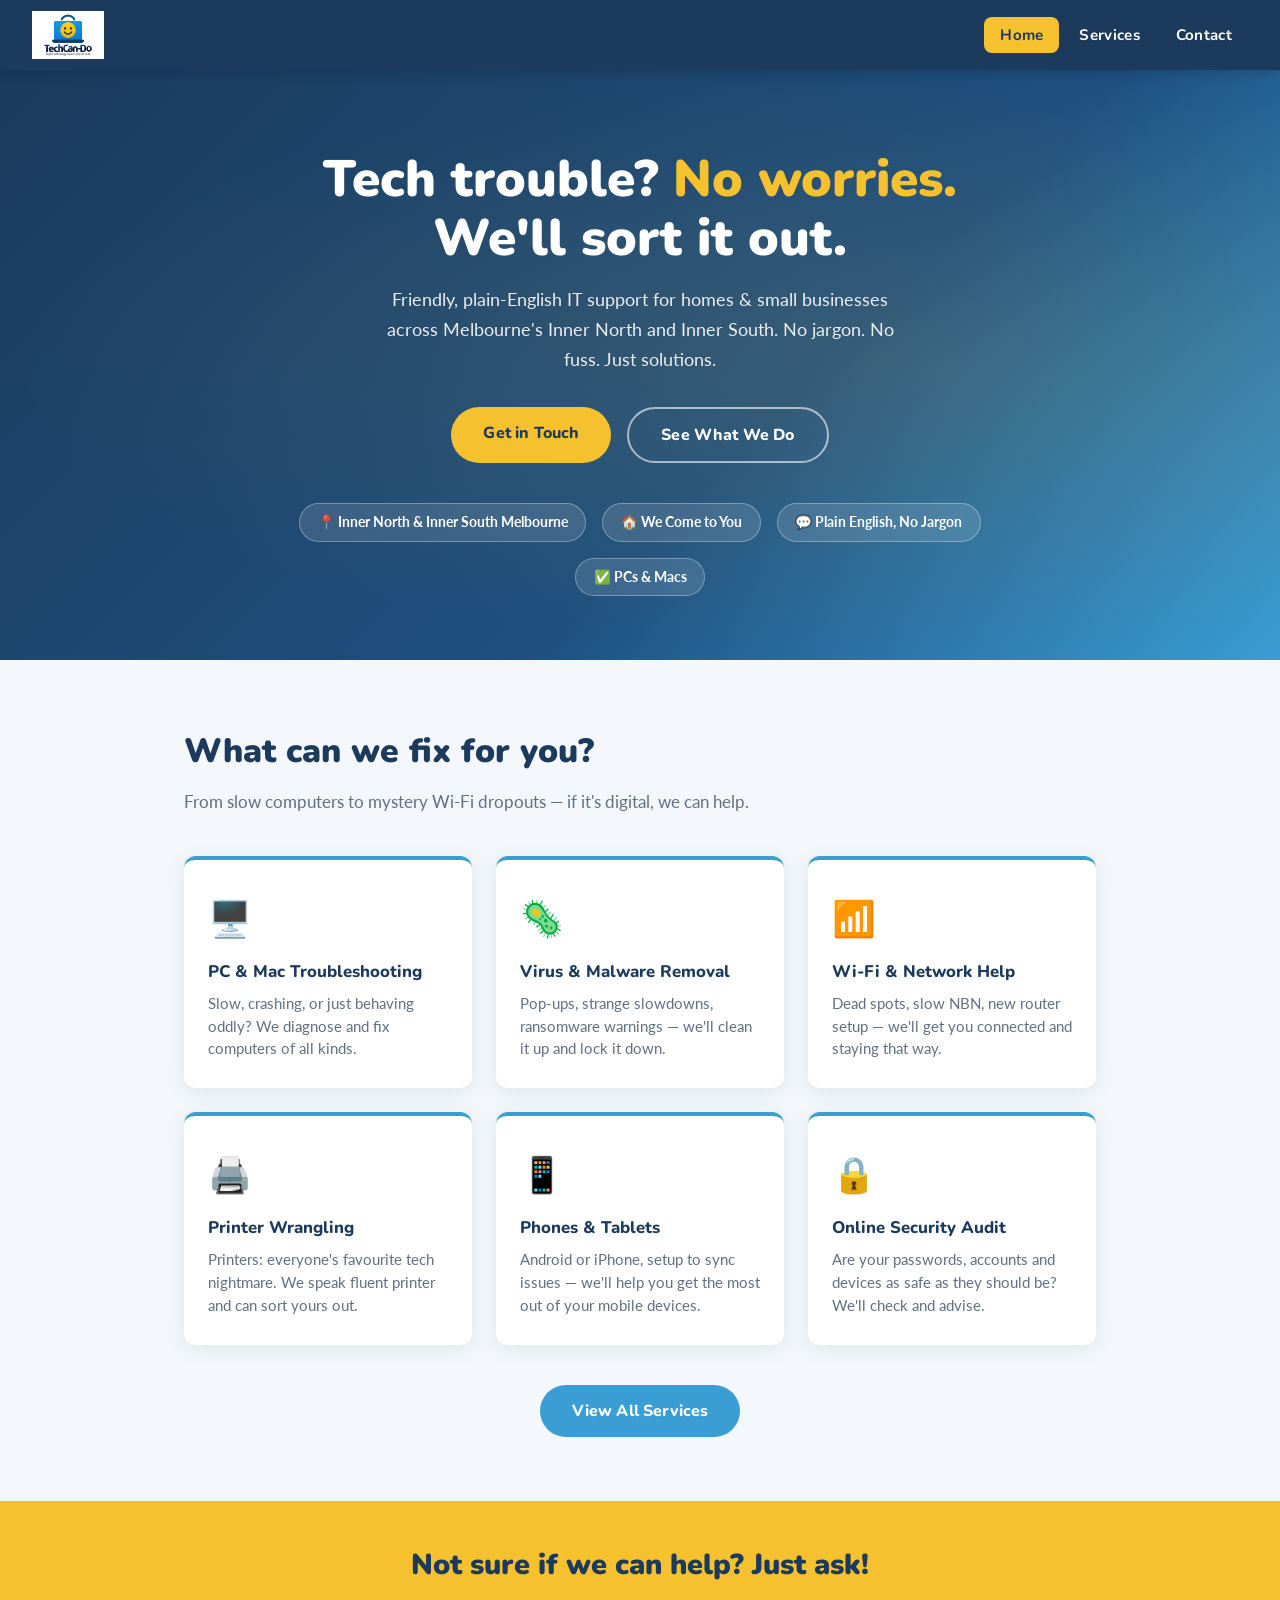
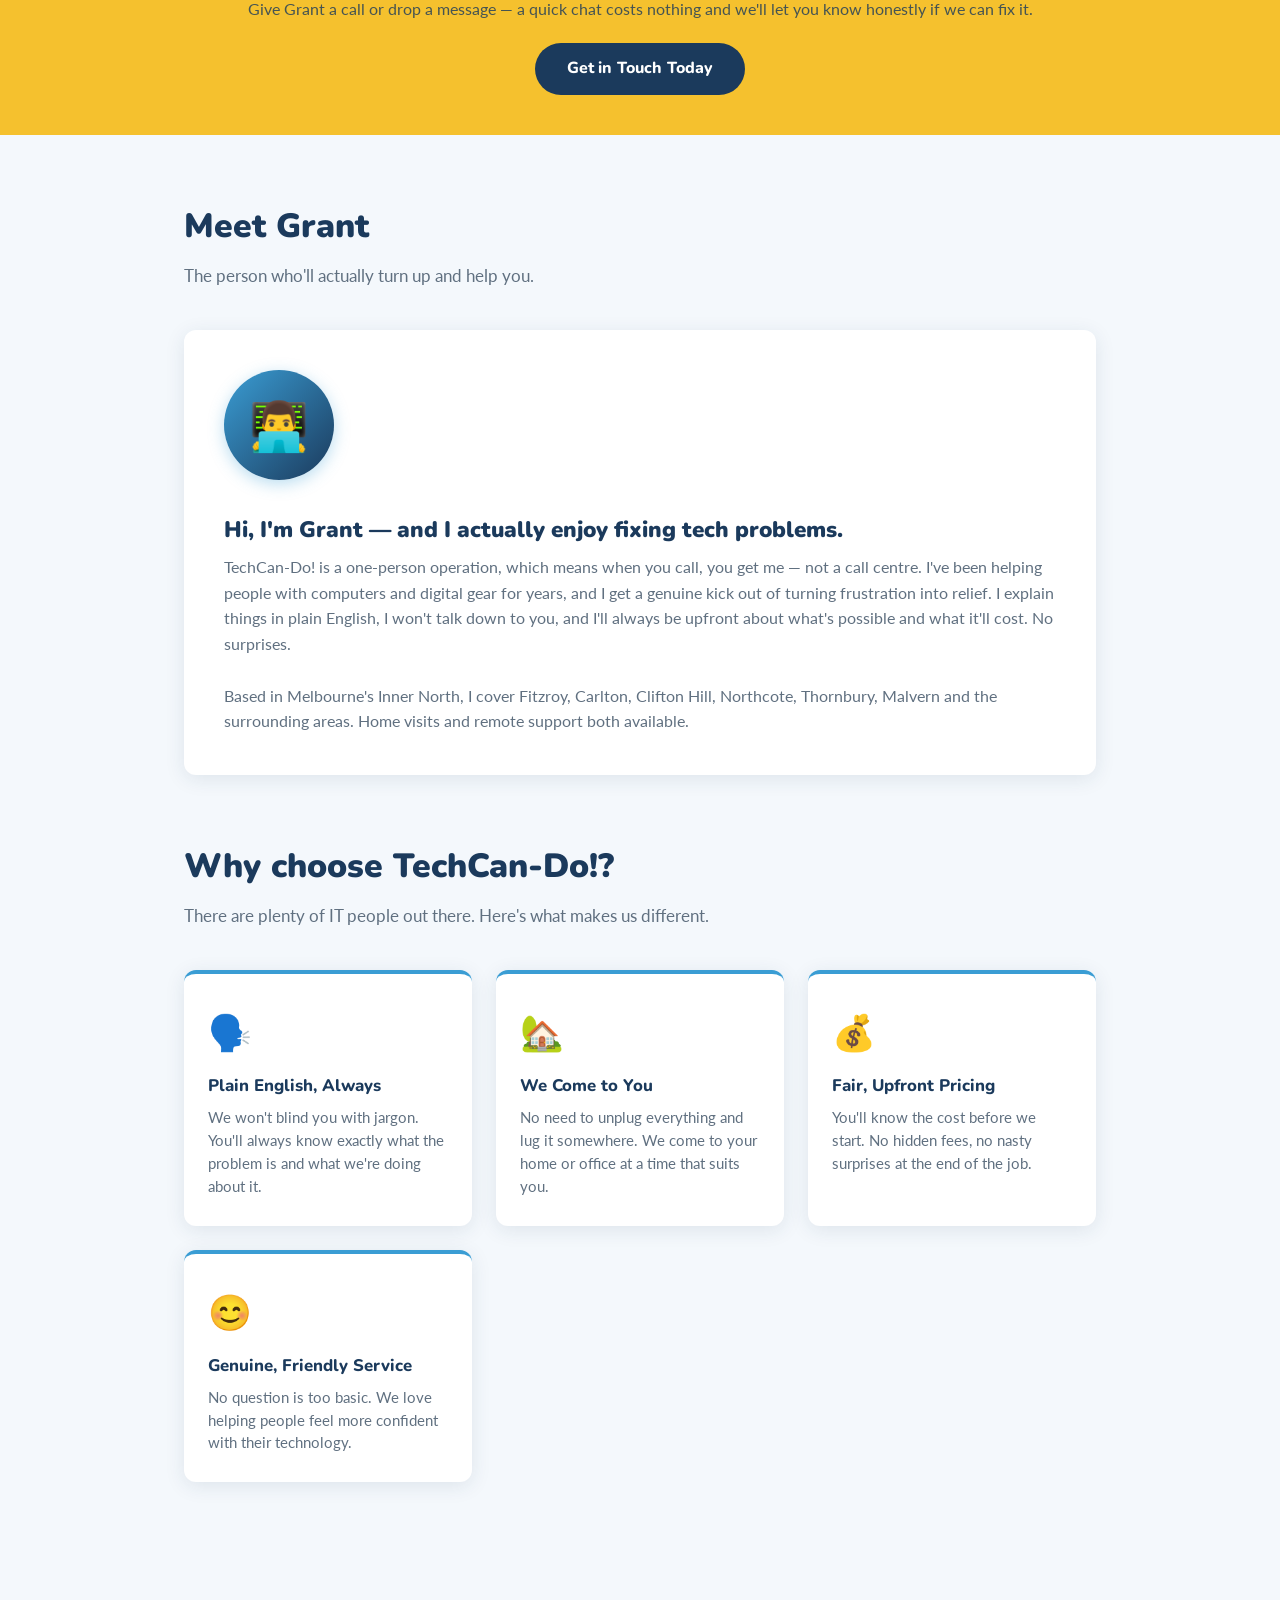
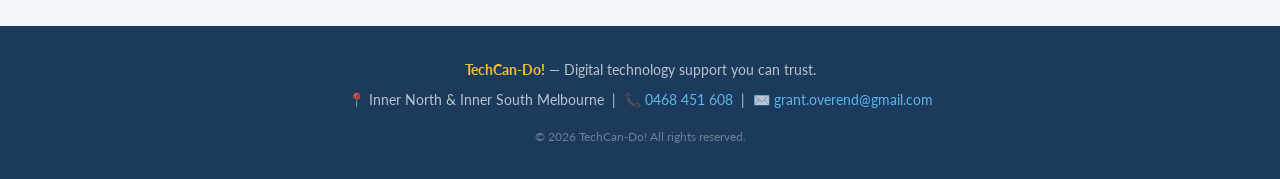
<file: index.html>
<!DOCTYPE html>
<html lang="en">
<head>
  <meta charset="UTF-8" />
  <meta name="viewport" content="width=device-width, initial-scale=1.0" />
  <title>TechCan-Do! — Digital Technology Support You Can Trust</title>
  <meta name="description" content="Friendly, affordable IT support for homes and small businesses in Fitzroy, Carlton, Clifton Hill, Northcote, Thornbury, Malvern and surrounds. PC & Mac help, virus removal, Wi-Fi, printers and more." />
  <link rel="stylesheet" href="style.css" />
</head>
<body>

  <!-- NAV -->
  <nav>
    <a href="index.html" class="nav-logo">
      <img src="logo.png" alt="TechCan-Do! logo" />
    </a>
    <button class="nav-toggle" aria-label="Toggle menu" onclick="document.querySelector('.nav-links').classList.toggle('open')">
      <span></span><span></span><span></span>
    </button>
    <ul class="nav-links">
      <li><a href="index.html" class="active">Home</a></li>
      <li><a href="services.html">Services</a></li>
      <li><a href="contact.html">Contact</a></li>
    </ul>
  </nav>

  <!-- HERO -->
  <section class="hero">
    <div class="hero-inner">
      <h1>Tech trouble? <em>No worries.</em><br>We'll sort it out.</h1>
      <p>Friendly, plain-English IT support for homes &amp; small businesses across Melbourne's Inner North and Inner South. No jargon. No fuss. Just solutions.</p>
      <div class="btn-row">
        <a href="contact.html" class="btn btn-gold">Get in Touch</a>
        <a href="services.html" class="btn btn-outline">See What We Do</a>
      </div>
      <div class="badges">
        <span class="badge">📍 Inner North &amp; Inner South Melbourne</span>
        <span class="badge">🏠 We Come to You</span>
        <span class="badge">💬 Plain English, No Jargon</span>
        <span class="badge">✅ PCs &amp; Macs</span>
      </div>
    </div>
  </section>

  <!-- WHAT WE DO (preview) -->
  <div class="section">
    <h2 class="section-title">What can we fix for you?</h2>
    <p class="section-sub">From slow computers to mystery Wi-Fi dropouts — if it's digital, we can help.</p>

    <div class="card-grid">
      <div class="card">
        <span class="card-icon">🖥️</span>
        <h3>PC &amp; Mac Troubleshooting</h3>
        <p>Slow, crashing, or just behaving oddly? We diagnose and fix computers of all kinds.</p>
      </div>
      <div class="card">
        <span class="card-icon">🦠</span>
        <h3>Virus &amp; Malware Removal</h3>
        <p>Pop-ups, strange slowdowns, ransomware warnings — we'll clean it up and lock it down.</p>
      </div>
      <div class="card">
        <span class="card-icon">📶</span>
        <h3>Wi-Fi &amp; Network Help</h3>
        <p>Dead spots, slow NBN, new router setup — we'll get you connected and staying that way.</p>
      </div>
      <div class="card">
        <span class="card-icon">🖨️</span>
        <h3>Printer Wrangling</h3>
        <p>Printers: everyone's favourite tech nightmare. We speak fluent printer and can sort yours out.</p>
      </div>
      <div class="card">
        <span class="card-icon">📱</span>
        <h3>Phones &amp; Tablets</h3>
        <p>Android or iPhone, setup to sync issues — we'll help you get the most out of your mobile devices.</p>
      </div>
      <div class="card">
        <span class="card-icon">🔒</span>
        <h3>Online Security Audit</h3>
        <p>Are your passwords, accounts and devices as safe as they should be? We'll check and advise.</p>
      </div>
    </div>

    <div style="text-align:center; margin-top:2.5rem;">
      <a href="services.html" class="btn btn-sky">View All Services</a>
    </div>
  </div>

  <!-- YELLOW STRIP CTA -->
  <div class="strip">
    <h2>Not sure if we can help? Just ask!</h2>
    <p>Give Grant a call or drop a message — a quick chat costs nothing and we'll let you know honestly if we can fix it.</p>
    <a href="contact.html" class="btn btn-gold" style="background:var(--navy); color:var(--white);">Get in Touch Today</a>
  </div>

  <!-- MEET GRANT -->
  <div class="section">
    <h2 class="section-title">Meet Grant</h2>
    <p class="section-sub">The person who'll actually turn up and help you.</p>

    <div class="meet-grant">
      <div class="meet-grant-avatar">👨‍💻</div>
      <div class="meet-grant-text">
        <h3>Hi, I'm Grant — and I actually enjoy fixing tech problems.</h3>
        <p>
          TechCan-Do! is a one-person operation, which means when you call, you get me — not a call centre.
          I've been helping people with computers and digital gear for years, and I get a genuine kick out of
          turning frustration into relief. I explain things in plain English, I won't talk down to you, and
          I'll always be upfront about what's possible and what it'll cost. No surprises.
        </p>
        <br>
        <p>
          Based in Melbourne's Inner North, I cover Fitzroy, Carlton, Clifton Hill, Northcote, Thornbury,
          Malvern and the surrounding areas. Home visits and remote support both available.
        </p>
      </div>
    </div>
  </div>

  <!-- WHY US -->
  <div class="section" style="padding-top:0;">
    <h2 class="section-title">Why choose TechCan-Do!?</h2>
    <p class="section-sub">There are plenty of IT people out there. Here's what makes us different.</p>
    <div class="card-grid">
      <div class="card">
        <span class="card-icon">🗣️</span>
        <h3>Plain English, Always</h3>
        <p>We won't blind you with jargon. You'll always know exactly what the problem is and what we're doing about it.</p>
      </div>
      <div class="card">
        <span class="card-icon">🏡</span>
        <h3>We Come to You</h3>
        <p>No need to unplug everything and lug it somewhere. We come to your home or office at a time that suits you.</p>
      </div>
      <div class="card">
        <span class="card-icon">💰</span>
        <h3>Fair, Upfront Pricing</h3>
        <p>You'll know the cost before we start. No hidden fees, no nasty surprises at the end of the job.</p>
      </div>
      <div class="card">
        <span class="card-icon">😊</span>
        <h3>Genuine, Friendly Service</h3>
        <p>No question is too basic. We love helping people feel more confident with their technology.</p>
      </div>
    </div>
  </div>

  <!-- FOOTER -->
  <footer>
    <p><strong>TechCan-Do!</strong> &mdash; Digital technology support you can trust.</p>
    <p style="margin-top:0.4rem;">📍 Inner North &amp; Inner South Melbourne &nbsp;|&nbsp; 📞 <a href="tel:0468451608">0468 451 608</a> &nbsp;|&nbsp; ✉️ <a href="mailto:grant.overend@gmail.com">grant.overend@gmail.com</a></p>
    <p style="margin-top:1rem; font-size:0.78rem; opacity:0.5;">&copy; 2026 TechCan-Do! All rights reserved.</p>
  </footer>

</body>
</html>
</file>
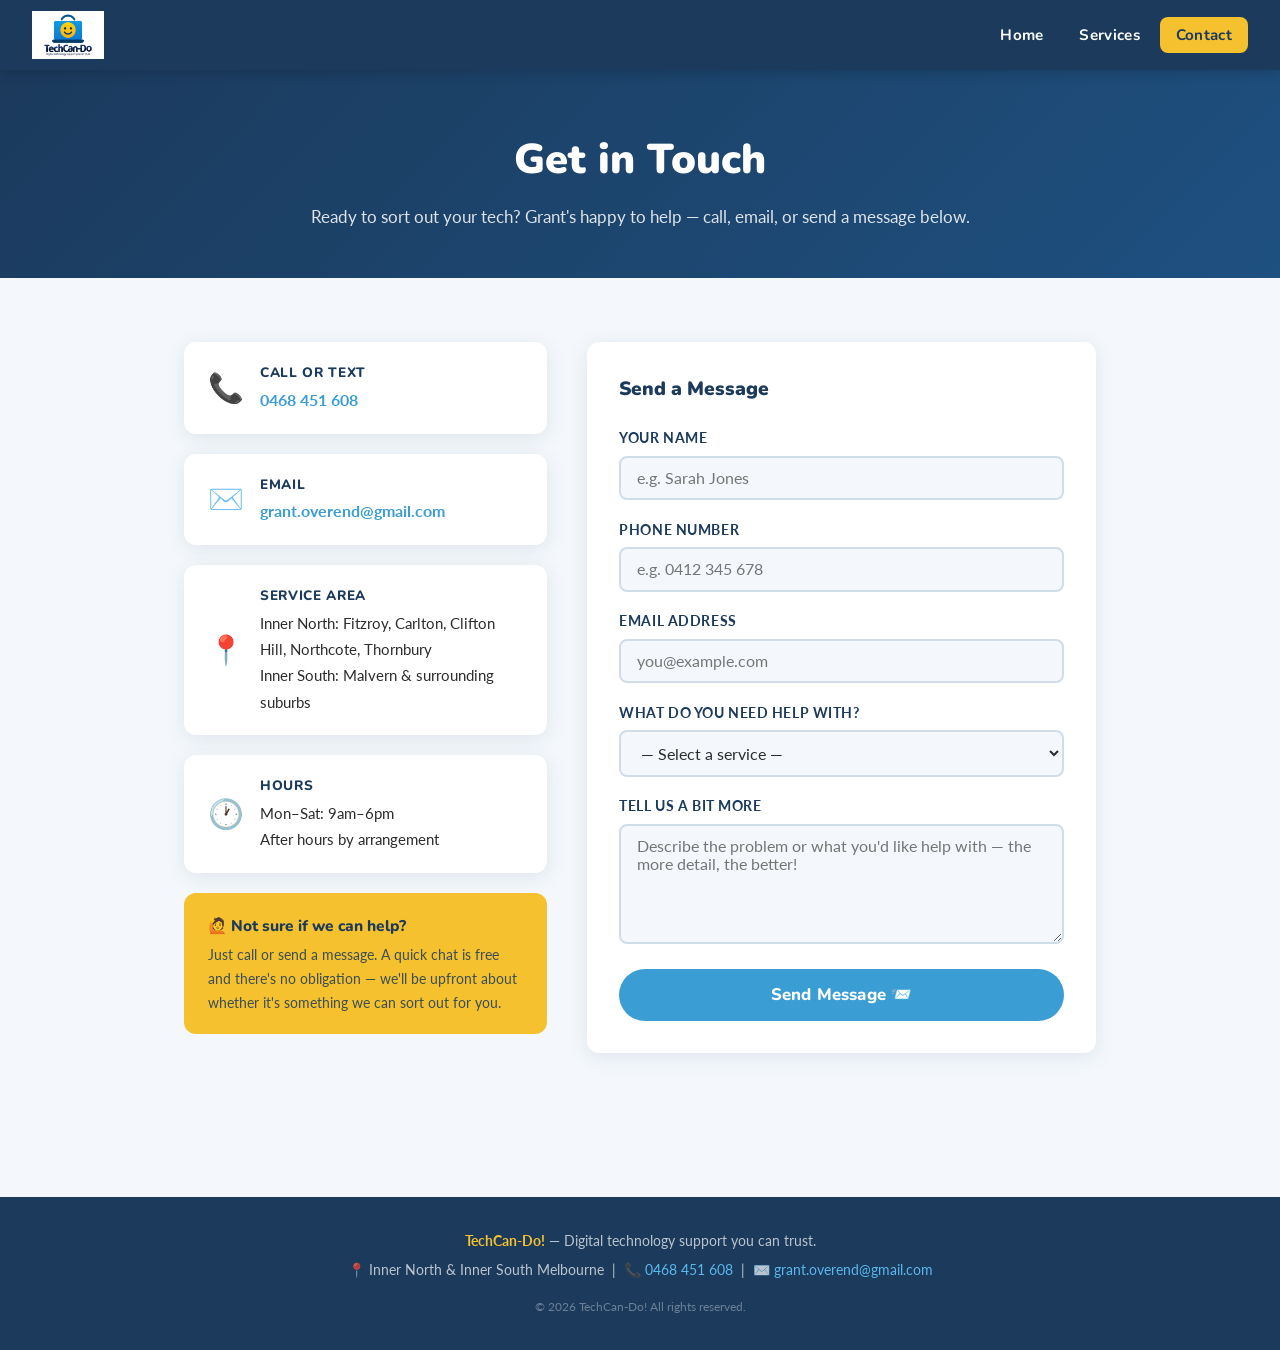
<file: contact.html>
<!DOCTYPE html>
<html lang="en">
<head>
  <meta charset="UTF-8" />
  <meta name="viewport" content="width=device-width, initial-scale=1.0" />
  <title>Contact Us — TechCan-Do!</title>
  <meta name="description" content="Get in touch with TechCan-Do! for friendly IT support in Melbourne's Inner North and Inner South. Call, email, or send a message." />
  <link rel="stylesheet" href="style.css" />
</head>
<body>

  <!-- NAV -->
  <nav>
    <a href="index.html" class="nav-logo">
      <img src="logo.png" alt="TechCan-Do! logo" />
    </a>
    <button class="nav-toggle" aria-label="Toggle menu" onclick="document.querySelector('.nav-links').classList.toggle('open')">
      <span></span><span></span><span></span>
    </button>
    <ul class="nav-links">
      <li><a href="index.html">Home</a></li>
      <li><a href="services.html">Services</a></li>
      <li><a href="contact.html" class="active">Contact</a></li>
    </ul>
  </nav>

  <!-- PAGE HEADER -->
  <div class="page-header">
    <h1>Get in Touch</h1>
    <p>Ready to sort out your tech? Grant's happy to help — call, email, or send a message below.</p>
  </div>

  <div class="section">
    <div class="contact-grid">

      <!-- LEFT: Contact Details -->
      <div class="contact-info">

        <div class="contact-item">
          <div class="contact-item-icon">📞</div>
          <div class="contact-item-text">
            <strong>Call or Text</strong>
            <a href="tel:0468451608">0468 451 608</a>
          </div>
        </div>

        <div class="contact-item">
          <div class="contact-item-icon">✉️</div>
          <div class="contact-item-text">
            <strong>Email</strong>
            <a href="mailto:grant.overend@gmail.com">grant.overend@gmail.com</a>
          </div>
        </div>

        <div class="contact-item">
          <div class="contact-item-icon">📍</div>
          <div class="contact-item-text">
            <strong>Service Area</strong>
            <span style="color:var(--text); font-weight:400; font-size:0.93rem;">Inner North: Fitzroy, Carlton, Clifton Hill, Northcote, Thornbury<br>Inner South: Malvern &amp; surrounding suburbs</span>
          </div>
        </div>

        <div class="contact-item">
          <div class="contact-item-icon">🕐</div>
          <div class="contact-item-text">
            <strong>Hours</strong>
            <span style="color:var(--text); font-weight:400; font-size:0.93rem;">Mon–Sat: 9am–6pm<br>After hours by arrangement</span>
          </div>
        </div>

        <div style="background: var(--gold); border-radius: var(--radius); padding: 1.25rem 1.5rem;">
          <p style="font-family:'Nunito',sans-serif; font-weight:800; color:var(--navy); font-size:0.97rem; margin-bottom:0.3rem;">🙋 Not sure if we can help?</p>
          <p style="font-size:0.9rem; color:var(--navy); opacity:0.85;">Just call or send a message. A quick chat is free and there's no obligation — we'll be upfront about whether it's something we can sort out for you.</p>
        </div>

      </div>

      <!-- RIGHT: Contact Form -->
      <div class="contact-form-wrap">
        <h3>Send a Message</h3>
        <!--
          SETUP INSTRUCTIONS FOR GRANT:
          1. Go to https://formspree.io and sign up for a free account
          2. Create a new form — it will give you a form action URL like:
             https://formspree.io/f/XXXXXXXX
          3. Replace the action URL below with your own Formspree URL
          4. Done! Form submissions will be emailed to grant.overend@gmail.com
        -->
        <form id="contactForm" action="https://formspree.io/f/meepqzjn" method="POST" onsubmit="handleSubmit(event)">
          <input type="hidden" name="_subject" value="New enquiry from TechCan-Do! website" />

          <div class="form-group">
            <label for="name">Your Name</label>
            <input type="text" id="name" name="name" placeholder="e.g. Sarah Jones" required />
          </div>

          <div class="form-group">
            <label for="phone">Phone Number</label>
            <input type="tel" id="phone" name="phone" placeholder="e.g. 0412 345 678" />
          </div>

          <div class="form-group">
            <label for="email">Email Address</label>
            <input type="email" id="email" name="email" placeholder="you@example.com" required />
          </div>

          <div class="form-group">
            <label for="service">What do you need help with?</label>
            <select id="service" name="service">
              <option value="">— Select a service —</option>
              <option>PC or Mac troubleshooting</option>
              <option>New computer setup</option>
              <option>Virus or malware removal</option>
              <option>Printer problem</option>
              <option>Wi-Fi or network issue</option>
              <option>Phone or tablet help</option>
              <option>Smart TV or streaming</option>
              <option>Online security audit</option>
              <option>Hardware upgrade or repair</option>
              <option>Something else</option>
            </select>
          </div>

          <div class="form-group">
            <label for="message">Tell us a bit more</label>
            <textarea id="message" name="message" placeholder="Describe the problem or what you'd like help with — the more detail, the better!"></textarea>
          </div>

          <button type="submit" class="btn btn-sky" style="width:100%; font-size:1.05rem; padding:0.9rem;">
            Send Message 📨
          </button>

          <div class="form-success" id="formSuccess">
            ✅ Thanks! Your message has been sent. Grant will be in touch shortly.
          </div>
        </form>
      </div>

    </div>
  </div>

  <!-- FOOTER -->
  <footer>
    <p><strong>TechCan-Do!</strong> &mdash; Digital technology support you can trust.</p>
    <p style="margin-top:0.4rem;">📍 Inner North &amp; Inner South Melbourne &nbsp;|&nbsp; 📞 <a href="tel:0468451608">0468 451 608</a> &nbsp;|&nbsp; ✉️ <a href="mailto:grant.overend@gmail.com">grant.overend@gmail.com</a></p>
    <p style="margin-top:1rem; font-size:0.78rem; opacity:0.5;">&copy; 2026 TechCan-Do! All rights reserved.</p>
  </footer>

  <script>
    async function handleSubmit(e) {
      e.preventDefault();
      const form = e.target;
      const btn = form.querySelector('button[type="submit"]');
      btn.textContent = 'Sending…';
      btn.disabled = true;

      try {
        const response = await fetch(form.action, {
          method: 'POST',
          body: new FormData(form),
          headers: { 'Accept': 'application/json' }
        });

        if (response.ok) {
          form.reset();
          document.getElementById('formSuccess').style.display = 'block';
          btn.textContent = 'Message Sent ✓';
        } else {
          btn.textContent = 'Error — please try again';
          btn.disabled = false;
        }
      } catch {
        btn.textContent = 'Error — please try again';
        btn.disabled = false;
      }
    }
  </script>

</body>
</html>
</file>
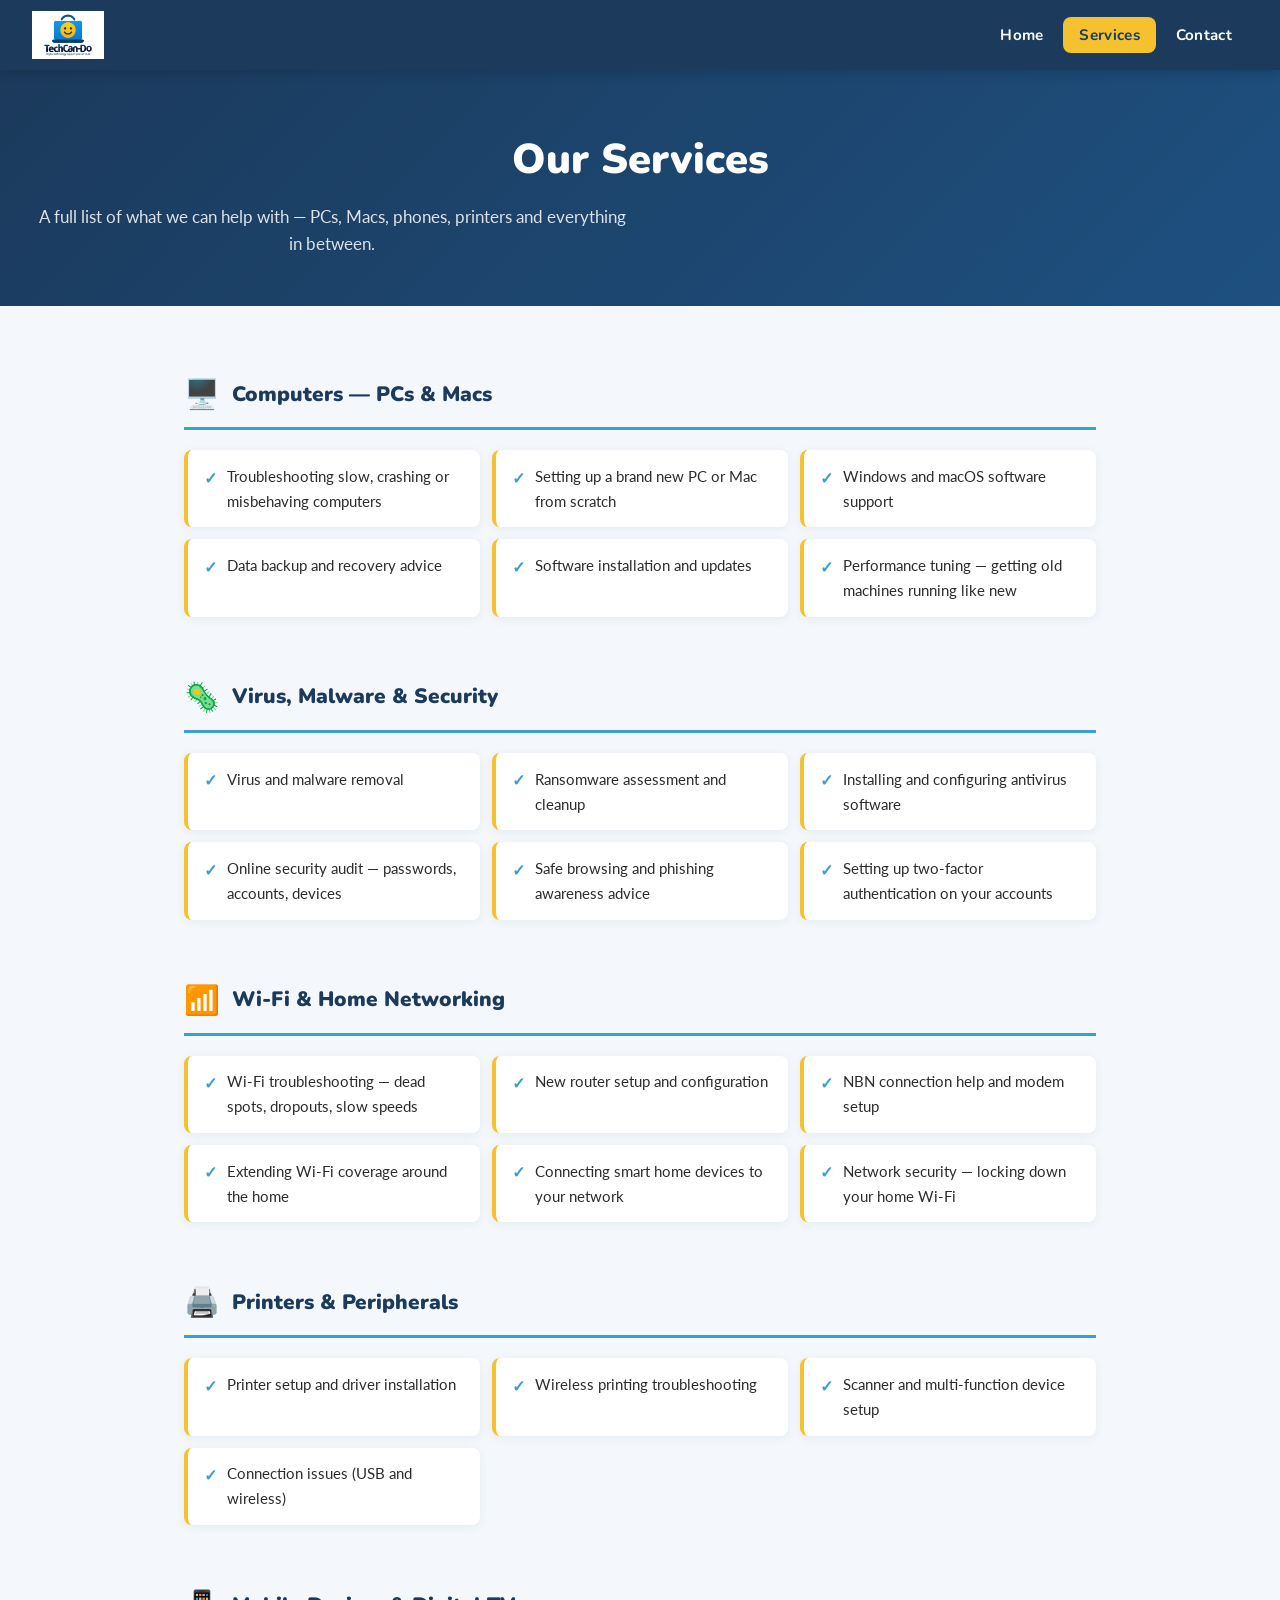
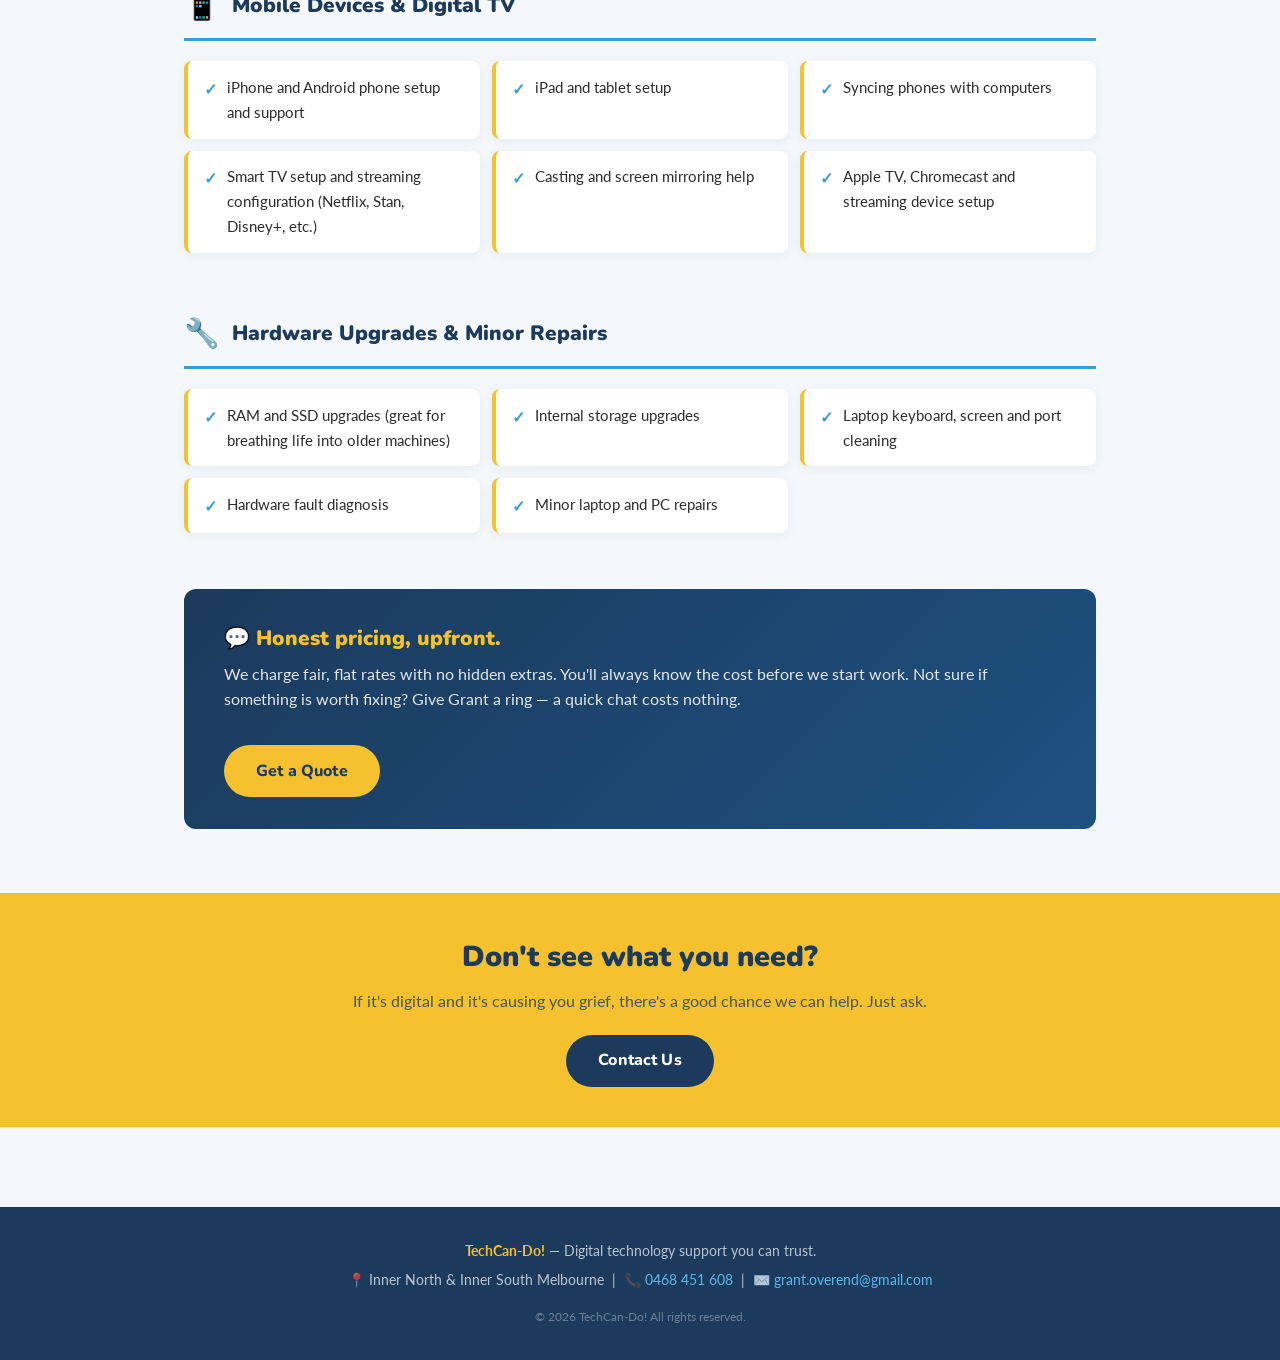
<file: services.html>
<!DOCTYPE html>
<html lang="en">
<head>
  <meta charset="UTF-8" />
  <meta name="viewport" content="width=device-width, initial-scale=1.0" />
  <title>Our Services — TechCan-Do!</title>
  <meta name="description" content="Full list of IT support services from TechCan-Do! — PC and Mac repair, virus removal, printer help, Wi-Fi, mobile devices, security audits and hardware upgrades." />
  <link rel="stylesheet" href="style.css" />
</head>
<body>

  <!-- NAV -->
  <nav>
    <a href="index.html" class="nav-logo">
      <img src="logo.png" alt="TechCan-Do! logo" />
    </a>
    <button class="nav-toggle" aria-label="Toggle menu" onclick="document.querySelector('.nav-links').classList.toggle('open')">
      <span></span><span></span><span></span>
    </button>
    <ul class="nav-links">
      <li><a href="index.html">Home</a></li>
      <li><a href="services.html" class="active">Services</a></li>
      <li><a href="contact.html">Contact</a></li>
    </ul>
  </nav>

  <!-- PAGE HEADER -->
  <div class="page-header">
    <h1>Our Services</h1>
    <p class="services-hero-sub">A full list of what we can help with — PCs, Macs, phones, printers and everything in between.</p>
  </div>

  <div class="section">

    <!-- COMPUTERS -->
    <div class="service-section">
      <div class="service-section-header">
        <span>🖥️</span>
        <h2>Computers — PCs &amp; Macs</h2>
      </div>
      <ul class="service-list">
        <li>Troubleshooting slow, crashing or misbehaving computers</li>
        <li>Setting up a brand new PC or Mac from scratch</li>
        <li>Windows and macOS software support</li>
        <li>Data backup and recovery advice</li>
        <li>Software installation and updates</li>
        <li>Performance tuning — getting old machines running like new</li>
      </ul>
    </div>

    <!-- SECURITY -->
    <div class="service-section">
      <div class="service-section-header">
        <span>🦠</span>
        <h2>Virus, Malware &amp; Security</h2>
      </div>
      <ul class="service-list">
        <li>Virus and malware removal</li>
        <li>Ransomware assessment and cleanup</li>
        <li>Installing and configuring antivirus software</li>
        <li>Online security audit — passwords, accounts, devices</li>
        <li>Safe browsing and phishing awareness advice</li>
        <li>Setting up two-factor authentication on your accounts</li>
      </ul>
    </div>

    <!-- NETWORKING -->
    <div class="service-section">
      <div class="service-section-header">
        <span>📶</span>
        <h2>Wi-Fi &amp; Home Networking</h2>
      </div>
      <ul class="service-list">
        <li>Wi-Fi troubleshooting — dead spots, dropouts, slow speeds</li>
        <li>New router setup and configuration</li>
        <li>NBN connection help and modem setup</li>
        <li>Extending Wi-Fi coverage around the home</li>
        <li>Connecting smart home devices to your network</li>
        <li>Network security — locking down your home Wi-Fi</li>
      </ul>
    </div>

    <!-- PRINTERS -->
    <div class="service-section">
      <div class="service-section-header">
        <span>🖨️</span>
        <h2>Printers &amp; Peripherals</h2>
      </div>
      <ul class="service-list">
        <li>Printer setup and driver installation</li>
        <li>Wireless printing troubleshooting</li>
        <li>Scanner and multi-function device setup</li>
        <li>Connection issues (USB and wireless)</li>
      </ul>
    </div>

    <!-- MOBILE / DIGITAL TV -->
    <div class="service-section">
      <div class="service-section-header">
        <span>📱</span>
        <h2>Mobile Devices &amp; Digital TV</h2>
      </div>
      <ul class="service-list">
        <li>iPhone and Android phone setup and support</li>
        <li>iPad and tablet setup</li>
        <li>Syncing phones with computers</li>
        <li>Smart TV setup and streaming configuration (Netflix, Stan, Disney+, etc.)</li>
        <li>Casting and screen mirroring help</li>
        <li>Apple TV, Chromecast and streaming device setup</li>
      </ul>
    </div>

    <!-- HARDWARE -->
    <div class="service-section">
      <div class="service-section-header">
        <span>🔧</span>
        <h2>Hardware Upgrades &amp; Minor Repairs</h2>
      </div>
      <ul class="service-list">
        <li>RAM and SSD upgrades (great for breathing life into older machines)</li>
        <li>Internal storage upgrades</li>
        <li>Laptop keyboard, screen and port cleaning</li>
        <li>Hardware fault diagnosis</li>
        <li>Minor laptop and PC repairs</li>
      </ul>
    </div>

    <!-- PRICING NOTE -->
    <div class="pricing-note">
      <div>
        <h3>💬 Honest pricing, upfront.</h3>
        <p>
          We charge fair, flat rates with no hidden extras. You'll always know the cost before we start work.
          Not sure if something is worth fixing? Give Grant a ring — a quick chat costs nothing.
        </p>
      </div>
      <div>
        <a href="contact.html" class="btn btn-gold">Get a Quote</a>
      </div>
    </div>

  </div><!-- /section -->

  <!-- STRIP -->
  <div class="strip">
    <h2>Don't see what you need?</h2>
    <p>If it's digital and it's causing you grief, there's a good chance we can help. Just ask.</p>
    <a href="contact.html" class="btn" style="background:var(--navy); color:var(--white);">Contact Us</a>
  </div>

  <!-- FOOTER -->
  <footer>
    <p><strong>TechCan-Do!</strong> &mdash; Digital technology support you can trust.</p>
    <p style="margin-top:0.4rem;">📍 Inner North &amp; Inner South Melbourne &nbsp;|&nbsp; 📞 <a href="tel:0468451608">0468 451 608</a> &nbsp;|&nbsp; ✉️ <a href="mailto:grant.overend@gmail.com">grant.overend@gmail.com</a></p>
    <p style="margin-top:1rem; font-size:0.78rem; opacity:0.5;">&copy; 2026 TechCan-Do! All rights reserved.</p>
  </footer>

</body>
</html>
</file>
<file: style.css>
/* ============================================
   TechCan-Do! — Shared Stylesheet
   Palette: Navy #1B3A5C | Sky #3A9DD4 | Gold #F5C12E | White #FFFFFF | Light BG #F4F8FC
   ============================================ */

@import url('https://fonts.googleapis.com/css2?family=Nunito:wght@400;600;700;800;900&family=Lato:wght@400;700&display=swap');

*, *::before, *::after { box-sizing: border-box; margin: 0; padding: 0; }

:root {
  --navy:    #1B3A5C;
  --sky:     #3A9DD4;
  --sky-lt:  #5BB8EC;
  --gold:    #F5C12E;
  --gold-dk: #D4A017;
  --white:   #FFFFFF;
  --bg:      #F4F8FC;
  --text:    #2C2C2C;
  --muted:   #607080;
  --radius:  12px;
  --shadow:  0 4px 20px rgba(27,58,92,0.10);
}

html { scroll-behavior: smooth; }

body {
  font-family: 'Lato', sans-serif;
  background: var(--bg);
  color: var(--text);
  line-height: 1.65;
  font-size: 1rem;
}

/* ── NAVIGATION ── */
nav {
  background: var(--navy);
  padding: 0 2rem;
  display: flex;
  align-items: center;
  justify-content: space-between;
  position: sticky;
  top: 0;
  z-index: 100;
  box-shadow: 0 2px 12px rgba(0,0,0,0.18);
  min-height: 70px;
}

.nav-logo {
  display: flex;
  align-items: center;
  gap: 0.75rem;
  text-decoration: none;
}

.nav-logo img {
  height: 48px;
  width: auto;
}

.nav-links {
  display: flex;
  gap: 0.25rem;
  list-style: none;
}

.nav-links a {
  color: var(--white);
  text-decoration: none;
  font-family: 'Nunito', sans-serif;
  font-weight: 700;
  font-size: 0.95rem;
  padding: 0.5rem 1rem;
  border-radius: 8px;
  transition: background 0.2s, color 0.2s;
  letter-spacing: 0.02em;
}

.nav-links a:hover,
.nav-links a.active {
  background: var(--gold);
  color: var(--navy);
}

/* Hamburger (mobile) */
.nav-toggle {
  display: none;
  flex-direction: column;
  gap: 5px;
  cursor: pointer;
  background: none;
  border: none;
  padding: 0.5rem;
}
.nav-toggle span {
  display: block;
  width: 26px;
  height: 3px;
  background: var(--white);
  border-radius: 2px;
  transition: all 0.3s;
}

/* ── FOOTER ── */
footer {
  background: var(--navy);
  color: rgba(255,255,255,0.7);
  text-align: center;
  padding: 2rem 1rem;
  font-size: 0.875rem;
  margin-top: 5rem;
}

footer strong { color: var(--gold); }
footer a { color: var(--sky-lt); text-decoration: none; }
footer a:hover { text-decoration: underline; }

/* ── HERO ── */
.hero {
  background: linear-gradient(135deg, var(--navy) 0%, #1e5080 60%, var(--sky) 100%);
  color: var(--white);
  padding: 5rem 2rem 4rem;
  text-align: center;
  position: relative;
  overflow: hidden;
}

.hero::before {
  content: '';
  position: absolute;
  inset: 0;
  background: radial-gradient(ellipse at 70% 50%, rgba(245,193,46,0.12) 0%, transparent 70%);
  pointer-events: none;
}

.hero-inner { position: relative; max-width: 720px; margin: 0 auto; }

.hero h1 {
  font-family: 'Nunito', sans-serif;
  font-size: clamp(2rem, 5vw, 3.2rem);
  font-weight: 900;
  line-height: 1.15;
  margin-bottom: 1rem;
}

.hero h1 em {
  font-style: normal;
  color: var(--gold);
}

.hero p {
  font-size: 1.15rem;
  margin-bottom: 2rem;
  opacity: 0.9;
  max-width: 540px;
  margin-left: auto;
  margin-right: auto;
}

/* ── BUTTONS ── */
.btn {
  display: inline-block;
  font-family: 'Nunito', sans-serif;
  font-weight: 800;
  font-size: 1rem;
  padding: 0.8rem 2rem;
  border-radius: 50px;
  text-decoration: none;
  cursor: pointer;
  border: none;
  transition: transform 0.15s, box-shadow 0.15s;
  letter-spacing: 0.01em;
}

.btn:hover { transform: translateY(-2px); box-shadow: 0 6px 20px rgba(0,0,0,0.15); }
.btn:active { transform: translateY(0); }

.btn-gold  { background: var(--gold); color: var(--navy); }
.btn-sky   { background: var(--sky); color: var(--white); }
.btn-outline { background: transparent; color: var(--white); border: 2px solid rgba(255,255,255,0.6); }
.btn-outline:hover { background: rgba(255,255,255,0.1); }

.btn-row { display: flex; gap: 1rem; justify-content: center; flex-wrap: wrap; }

/* ── SECTION WRAPPER ── */
.section {
  max-width: 960px;
  margin: 0 auto;
  padding: 4rem 1.5rem;
}

.section-title {
  font-family: 'Nunito', sans-serif;
  font-size: clamp(1.5rem, 3vw, 2.1rem);
  font-weight: 900;
  color: var(--navy);
  margin-bottom: 0.5rem;
}

.section-sub {
  color: var(--muted);
  margin-bottom: 2.5rem;
  font-size: 1.05rem;
}

/* ── CARDS ── */
.card-grid {
  display: grid;
  grid-template-columns: repeat(auto-fit, minmax(240px, 1fr));
  gap: 1.5rem;
}

.card {
  background: var(--white);
  border-radius: var(--radius);
  padding: 1.75rem 1.5rem;
  box-shadow: var(--shadow);
  transition: transform 0.2s, box-shadow 0.2s;
  border-top: 4px solid var(--sky);
}

.card:hover {
  transform: translateY(-4px);
  box-shadow: 0 8px 30px rgba(27,58,92,0.14);
}

.card-icon {
  font-size: 2.2rem;
  margin-bottom: 0.75rem;
  display: block;
}

.card h3 {
  font-family: 'Nunito', sans-serif;
  font-weight: 800;
  font-size: 1.05rem;
  color: var(--navy);
  margin-bottom: 0.4rem;
}

.card p {
  font-size: 0.92rem;
  color: var(--muted);
  line-height: 1.55;
}

/* ── HIGHLIGHT STRIP ── */
.strip {
  background: var(--gold);
  padding: 2.5rem 1.5rem;
  text-align: center;
}

.strip h2 {
  font-family: 'Nunito', sans-serif;
  font-weight: 900;
  font-size: clamp(1.3rem, 3vw, 1.8rem);
  color: var(--navy);
  margin-bottom: 0.5rem;
}

.strip p { color: var(--navy); opacity: 0.8; margin-bottom: 1.25rem; }

/* ── MEET GRANT ── */
.meet-grant {
  background: var(--white);
  border-radius: var(--radius);
  box-shadow: var(--shadow);
  display: flex;
  gap: 2rem;
  align-items: center;
  padding: 2.5rem;
  flex-wrap: wrap;
}

.meet-grant-avatar {
  width: 110px;
  height: 110px;
  border-radius: 50%;
  background: linear-gradient(135deg, var(--sky) 0%, var(--navy) 100%);
  display: flex;
  align-items: center;
  justify-content: center;
  font-size: 3rem;
  flex-shrink: 0;
  box-shadow: 0 4px 16px rgba(58,157,212,0.35);
}

.meet-grant-text h3 {
  font-family: 'Nunito', sans-serif;
  font-weight: 900;
  font-size: 1.4rem;
  color: var(--navy);
  margin-bottom: 0.4rem;
}

.meet-grant-text p {
  color: var(--muted);
  font-size: 0.97rem;
}

/* ── CONTACT ── */
.contact-grid {
  display: grid;
  grid-template-columns: 1fr 1.4fr;
  gap: 2.5rem;
  align-items: start;
}

@media (max-width: 680px) {
  .contact-grid { grid-template-columns: 1fr; }
}

.contact-info { display: flex; flex-direction: column; gap: 1.25rem; }

.contact-item {
  background: var(--white);
  border-radius: var(--radius);
  padding: 1.25rem 1.5rem;
  box-shadow: var(--shadow);
  display: flex;
  align-items: center;
  gap: 1rem;
}

.contact-item-icon {
  font-size: 1.8rem;
  flex-shrink: 0;
}

.contact-item-text strong {
  display: block;
  font-family: 'Nunito', sans-serif;
  font-weight: 800;
  color: var(--navy);
  font-size: 0.85rem;
  text-transform: uppercase;
  letter-spacing: 0.05em;
  margin-bottom: 0.15rem;
}

.contact-item-text a, .contact-item-text span {
  color: var(--sky);
  font-size: 1rem;
  font-weight: 700;
  text-decoration: none;
}
.contact-item-text a:hover { text-decoration: underline; }

/* Contact Form */
.contact-form-wrap {
  background: var(--white);
  border-radius: var(--radius);
  padding: 2rem;
  box-shadow: var(--shadow);
}

.contact-form-wrap h3 {
  font-family: 'Nunito', sans-serif;
  font-weight: 900;
  color: var(--navy);
  font-size: 1.2rem;
  margin-bottom: 1.25rem;
}

.form-group { margin-bottom: 1.1rem; }

.form-group label {
  display: block;
  font-weight: 700;
  font-size: 0.88rem;
  color: var(--navy);
  margin-bottom: 0.4rem;
  text-transform: uppercase;
  letter-spacing: 0.04em;
}

.form-group input,
.form-group select,
.form-group textarea {
  width: 100%;
  padding: 0.7rem 1rem;
  border: 2px solid #D0DDE8;
  border-radius: 8px;
  font-family: 'Lato', sans-serif;
  font-size: 0.97rem;
  color: var(--text);
  background: var(--bg);
  transition: border-color 0.2s;
  outline: none;
}

.form-group input:focus,
.form-group select:focus,
.form-group textarea:focus {
  border-color: var(--sky);
  background: var(--white);
}

.form-group textarea { resize: vertical; min-height: 120px; }

.form-success {
  display: none;
  background: #E8F8EE;
  border: 2px solid #4CAF50;
  color: #2E7D32;
  border-radius: 8px;
  padding: 1rem 1.25rem;
  margin-top: 1rem;
  font-weight: 700;
}

/* ── SERVICES PAGE ── */
.services-hero-sub {
  font-size: 1.1rem;
  max-width: 600px;
}

.service-section { margin-bottom: 3.5rem; }

.service-section-header {
  display: flex;
  align-items: center;
  gap: 0.75rem;
  margin-bottom: 1.25rem;
  padding-bottom: 0.6rem;
  border-bottom: 3px solid var(--sky);
}

.service-section-header span { font-size: 1.8rem; }

.service-section-header h2 {
  font-family: 'Nunito', sans-serif;
  font-weight: 900;
  font-size: 1.3rem;
  color: var(--navy);
}

.service-list {
  list-style: none;
  display: grid;
  grid-template-columns: repeat(auto-fit, minmax(260px, 1fr));
  gap: 0.75rem;
}

.service-list li {
  background: var(--white);
  border-radius: 8px;
  padding: 0.85rem 1.1rem 0.85rem 1rem;
  box-shadow: 0 2px 10px rgba(27,58,92,0.07);
  display: flex;
  align-items: flex-start;
  gap: 0.6rem;
  font-size: 0.95rem;
  color: var(--text);
  border-left: 4px solid var(--gold);
}

.service-list li::before {
  content: '✓';
  color: var(--sky);
  font-weight: 900;
  font-size: 1rem;
  flex-shrink: 0;
  margin-top: 0.05rem;
}

/* Pricing callout */
.pricing-note {
  background: linear-gradient(135deg, var(--navy), #1e5080);
  color: var(--white);
  border-radius: var(--radius);
  padding: 2rem 2.5rem;
  display: flex;
  align-items: center;
  gap: 2rem;
  flex-wrap: wrap;
}

.pricing-note h3 {
  font-family: 'Nunito', sans-serif;
  font-weight: 900;
  font-size: 1.3rem;
  color: var(--gold);
  margin-bottom: 0.4rem;
}

.pricing-note p { opacity: 0.88; font-size: 0.97rem; }

/* ── PAGE HEADER (inner pages) ── */
.page-header {
  background: linear-gradient(135deg, var(--navy) 0%, #1e5080 100%);
  padding: 3.5rem 2rem 3rem;
  color: var(--white);
  text-align: center;
}

.page-header h1 {
  font-family: 'Nunito', sans-serif;
  font-size: clamp(1.8rem, 4vw, 2.6rem);
  font-weight: 900;
  margin-bottom: 0.5rem;
}

.page-header p { opacity: 0.85; font-size: 1.05rem; }

/* ── TRUST BADGES ── */
.badges {
  display: flex;
  flex-wrap: wrap;
  gap: 1rem;
  justify-content: center;
  margin-top: 2.5rem;
}

.badge {
  background: rgba(255,255,255,0.12);
  border: 1.5px solid rgba(255,255,255,0.3);
  border-radius: 50px;
  padding: 0.45rem 1.1rem;
  font-size: 0.85rem;
  font-weight: 700;
  color: var(--white);
  display: flex;
  align-items: center;
  gap: 0.4rem;
}

/* ── RESPONSIVE ── */
@media (max-width: 640px) {
  nav { padding: 0 1rem; min-height: 60px; }
  .nav-links { display: none; flex-direction: column; position: absolute; top: 60px; left: 0; right: 0; background: var(--navy); padding: 1rem; gap: 0.25rem; }
  .nav-links.open { display: flex; }
  .nav-toggle { display: flex; }
  .meet-grant { flex-direction: column; text-align: center; }
  .pricing-note { flex-direction: column; text-align: center; }
}
</file>
